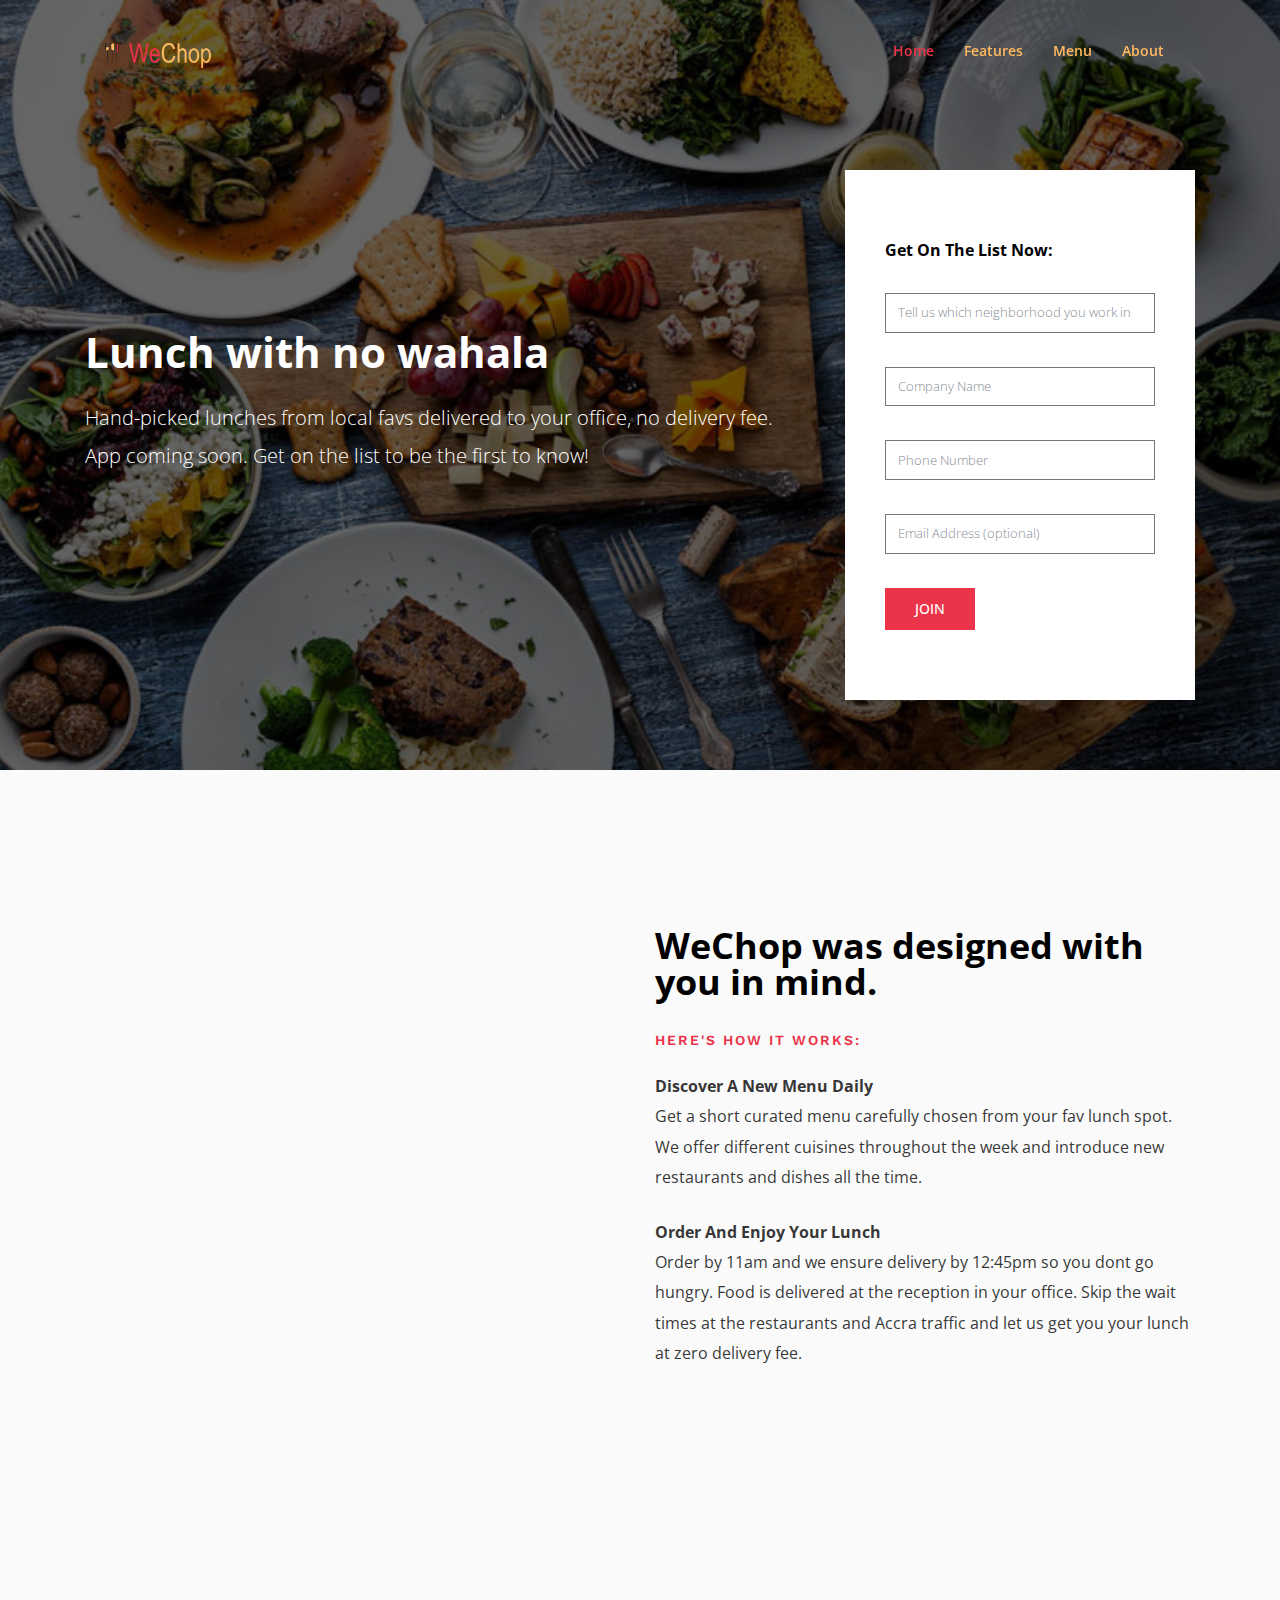
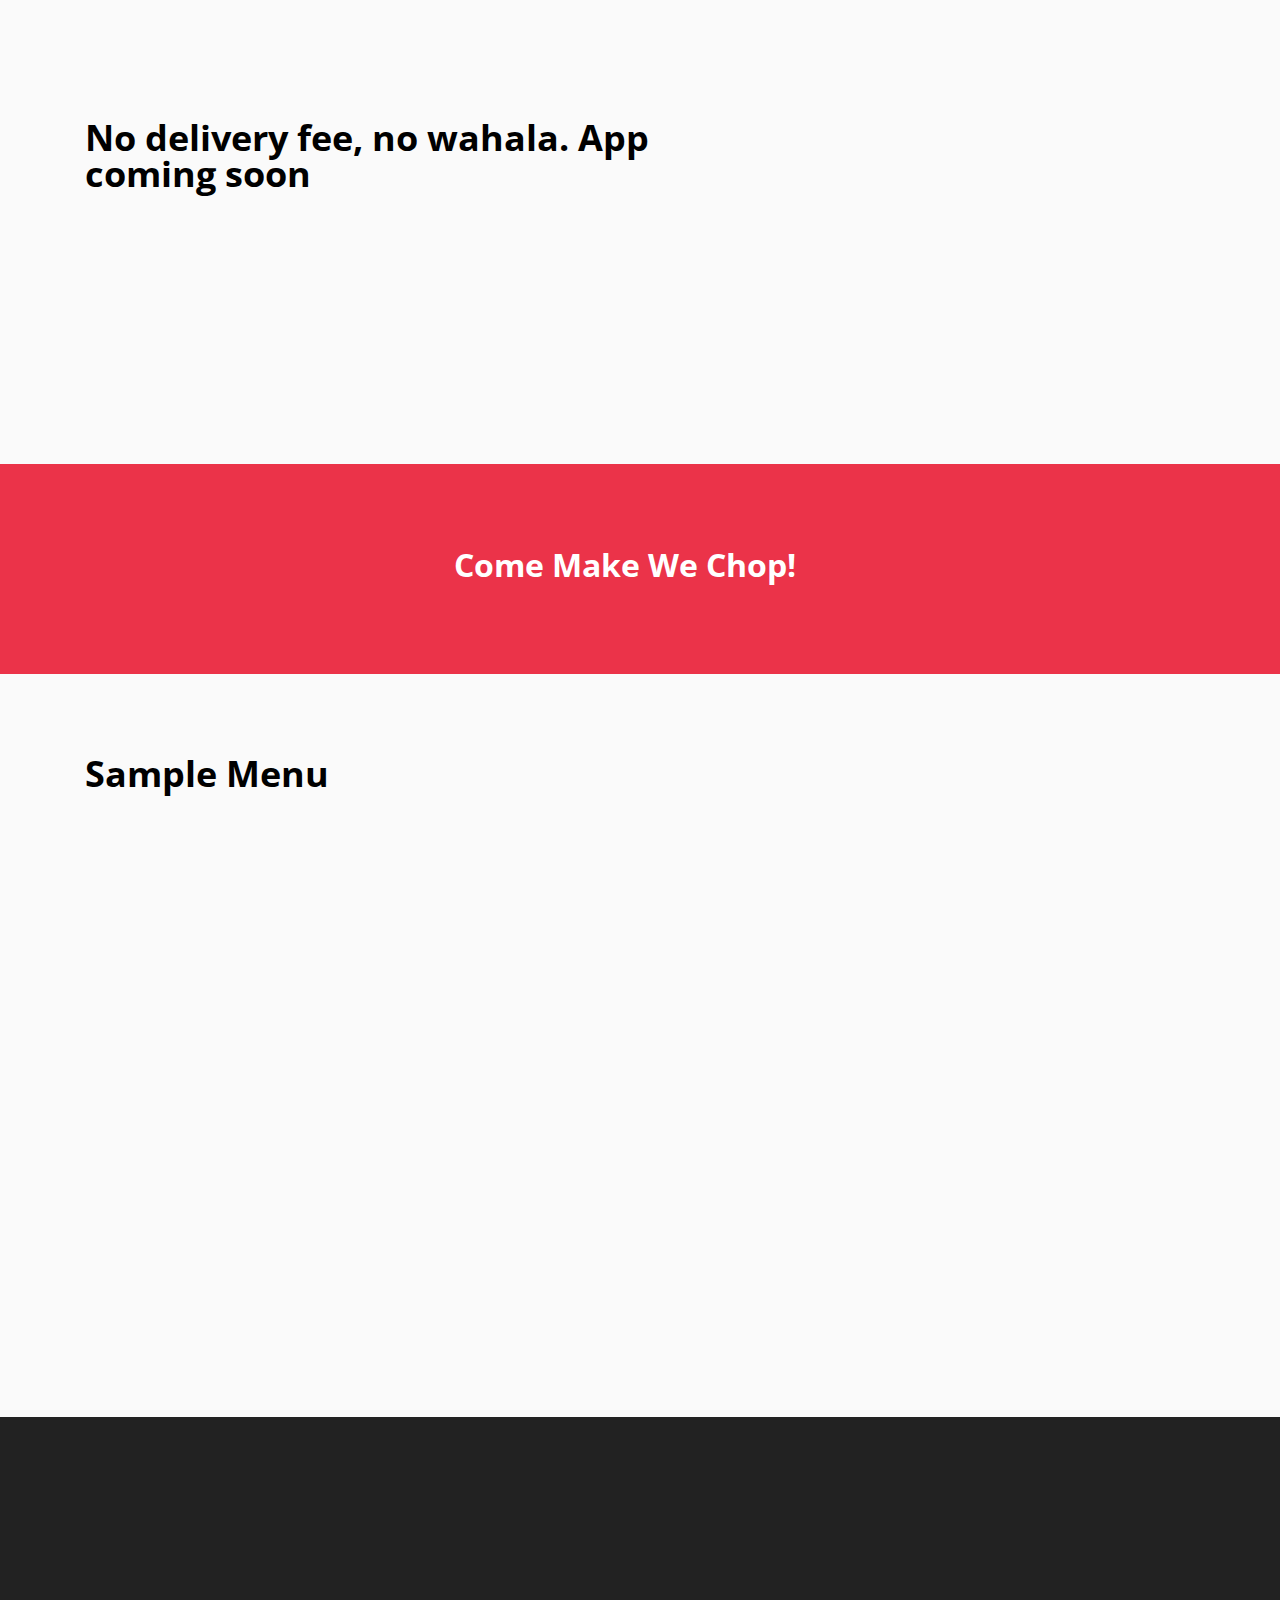
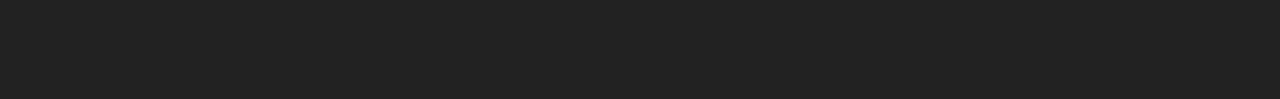
<file: index.html>
<!DOCTYPE html>
<html lang="en">

<head>
    <meta charset="UTF-8">
    <meta name="description" content="">
    <meta http-equiv="X-UA-Compatible" content="IE=edge">
    <meta name="viewport" content="width=device-width, initial-scale=1, shrink-to-fit=no">
   

    <!-- Title -->
    <title>WeChop</title>

    <!-- Favicon -->
    <link rel="icon" href="img/core-img/favicon.ico">

    <!-- Core Stylesheet -->
    <link href="style.css" rel="stylesheet">

    <!-- Responsive CSS -->
    <link href="css/responsive/responsive.css" rel="stylesheet">

</head>

<body>

    <!-- ***** Header Area Start ***** -->
    <header class="header_area" id="header">
        <div class="container h-100">
            <div class="row h-100">
                <div class="col-12 h-100">
                    <nav class="h-100 navbar navbar-expand-lg align-items-center">
                        <a class="navbar-brand" href="index.html"><img src="img/logo.png"></a>
                        <button class="navbar-toggler" type="button" data-toggle="collapse" data-target="#caviarNav" aria-controls="caviarNav" aria-expanded="false" aria-label="Toggle navigation"><span class="fa fa-bars"></span></button>
                        <div class="collapse navbar-collapse" id="caviarNav">
                            <ul class="navbar-nav ml-auto" id="caviarMenu">
                                <li class="nav-item active">
                                    <a class="nav-link" href="#home">Home <span class="sr-only">(current)</span></a>
                                </li>
                                <li class="nav-item">
                                    <a class="nav-link" href="#about">Features</a>
                                </li>
                                <li class="nav-item">
                                    <a class="nav-link" href="#menu">Menu</a>
                                </li>
                                <li class="nav-item">
                                    <a class="nav-link" href="#contact">About</a>
                                </li>
                            </ul>
                        </div>
                    </nav>
                </div>
            </div>
        </div>
    </header>
    <!-- ***** Header Area End ***** -->

    <!-- ****** Welcome Area Start ****** -->
    <section class="caviar-hero-area" id="home">
       
      
            <div class="single-hero-slides bg-img" style="background-image: url(img/bg-img/bg1.jpg); padding-top: 100px;" >
                <div class="container h-100">
                    <div class="row h-100 align-items-center">
                        <div class="col-md-8 reservation-left">
                            <div class="hero-content">
                                <h2>Lunch with no wahala </h2>
                                <p style="font-size: 20px; font-weight: 300;">Hand-picked lunches from local favs delivered to your office, no delivery fee. </br> App coming soon. Get on the list to be the first to know!</p>
                                <!-- <a href="#" class="btn caviar-btn"><span></span> Reservation</a> -->
                            </div>
                            
                        </div>

                        <div class="col-md-4 reservation-right">


                            
                            <form class="form-wrap" action="#">

                                <h6>Get On The List Now:</h6><br>

                                <!-- <select id="neighborhood_id" name="neighborhood_id" class="form-control">
                                    <option value="-2">Tell us which neighborhood you work in</option>
                                    <option value="-1">Other</option>
                                    <option value="1">West Ridge</option>
                                    <option value="2">Ministries</option>
                                    <option value="3">Airport City</option>
                                    <option value="4">Ridge</option>
                                    <option value="5">Osu</option>
                                    <option value="6">Airport</option>
                                    <option value="7">North Ridge</option>
                                    <option value="8">East legon</option>
                                    <option value="9">Labone</option>               
                                    <option value="10">Dzorwulu</option>
                                    <option value="11">Circle</option>
                                </select><br> -->

                                <input type="text" class="form-control" name="neighborhood" placeholder="Tell us which neighborhood you work in" onfocus="this.placeholder = ''" onblur="this.placeholder = 'Tell us which neighborhood you work in'" required><br> 

                                <input type="text" class="form-control" name="name" placeholder="Company Name" onfocus="this.placeholder = ''" onblur="this.placeholder = 'Company Name'" required><br>
                                
                                <input type="text" class="form-control" name="phone" placeholder="Phone Number" onfocus=                                   "this.placeholder = ''" onblur="this.placeholder = 'Phone Number'" required><br>                                 
                                <input type="email" class="form-control" name="email" placeholder="Email Address (optional)" onfocus="this.placeholder = ''" onblur="this.placeholder = 'Email Address (optional)'"><br>  
                                

                                <button class="primary-btn text-uppercase mt-20">JOIN</button>
                            </form>
                        </div>
                        </div>
                    </div>
                </div>
                
            </div>
            
        </div>
    </section>

    <!-- ****** Welcome Area End ****** -->

    <br><br>    

    <!-- <section> -->
    <!-- <div class="container">
        <div class="row">
            <div class="col-md-3"></div>
            <div class="col-md-6">
                <h2 class="text-center">Why Us</h2><br>
                <div class="video-container">
                    <iframe width="260" height="100" src="https://www.youtube.com/embed/l1_2zSCkVTs" frameborder="0" allow="autoplay; encrypted-media"  allowfullscreen></iframe>
                </div>
            </div>
            <div class="col-md-3"></div>
        </div>
    </div>

    <br> -->
    <!-- </section> -->

    <section class="caviar-about-us-area section-padding-100" id="about">
        <div class="container">
            <!-- About Us Single Area -->
            <div class="row align-items-center">

                <div class="col-12 col-md-6">
                    <div class="about-us-thumbnail wow fadeInUp" data-wow-delay="0.5s">
                         <div class="video-container">
                            <iframe width="260" height="100" src="https://www.youtube.com/embed/l1_2zSCkVTs" frameborder="0" allow="autoplay; encrypted-media"  allowfullscreen></iframe>
                        </div>
                    </div>
                </div>
                
                <div class="col-12 col-md-6 col-lg-6 ml-md-auto">
                    <div class="section-heading">
                        <h2>WeChop was designed with you in mind.</h2>
                    </div>
                    <div class="about-us-content">
                        <span>Here's how it works:</span>
                        <p><strong>Discover A New Menu Daily</strong><br> Get a short curated menu carefully chosen from your fav lunch spot. We offer different cuisines throughout the week and introduce new restaurants and dishes all the time.
                        </p><br>
                        <p><strong>Order And Enjoy Your Lunch</strong><br>  Order by 11am and we ensure delivery by 12:45pm so you dont go hungry. Food is delivered at the reception in your office. Skip the wait times at the restaurants and Accra traffic and let us get you your lunch at zero delivery fee.

                        </p>
                    </div>
                </div>

              
                
            </div>
           
        </div>
    </section>

    <!-- ****** About Us Area Start ****** -->
    <section class="caviar-about-us-area section-padding-100" id="about">
        <div class="container">
            <!-- About Us Single Area -->
            <div class="row align-items-center">
                
                <div class="col-12 col-md-7 col-lg-7 ml-md-auto">
                    <div class="section-heading">
                        <h2>No delivery fee, no wahala. App coming soon </h2>
                    </div>
                </div>

                <div class="col-12 col-md-5">
                    <div class="about-us-thumbnail wow fadeInUp" data-wow-delay="0.5s">
                        <img src="img/bg-img/mobileApp.png" alt="">
                    </div>
                </div>
                
            </div>
           
        </div>
    </section>
    <!-- ****** About Us Area End ****** -->

            <div class="cta-1">
                <div class="container">
                    <div class="row caviar-chop-area">
                        <div class="col-md-12">
                            <h2 style="color:#fff;">Come Make We Chop!</h2>
                            <h2 style="color:#fff;"></h2>
                        </div>
                    </div>
                </div>
          </div><br><br><br>

    <!-- ****** Dish Menu Area Start ****** -->
    <section class="caviar-dish-menu" id="menu">
        <div class="container">
            <div class="row">
                <div class="col-12 menu-heading">
                    <div class="section-heading text-center">
                        <h2>Sample Menu</h2>
                    </div>
                </div>
            </div>
            <div class="row">
                <div class="col-12 col-sm-6 col-md-4">
                    <div class="caviar-single-dish wow fadeInUp" data-wow-delay="0.5s">
                        <img src="img/menu-img/sample1.png" alt="">
                        <div class="dish-info">
                            <h6 class="dish-name">Lorem Ipsum Dolor Sit Amet</h6>
                            <p class="dish-price">45</p>
                        </div>
                    </div>
                </div>
                <div class="col-12 col-sm-6 col-md-4">
                    <div class="caviar-single-dish wow fadeInUp" data-wow-delay="1s">
                        <img src="img/menu-img/sample2.png" alt="">
                        <div class="dish-info">
                            <h6 class="dish-name">Lorem Ipsum</h6>
                            <p class="dish-price">$45</p>
                        </div>
                    </div>
                </div>
                <div class="col-12 col-sm-6 col-md-4">
                    <div class="caviar-single-dish wow fadeInUp" data-wow-delay="1.5s">
                        <img src="img/menu-img/sample3.png" alt="">
                        <div class="dish-info">
                            <h6 class="dish-name">Lorem Ipsum Dolor Sit Amet</h6>
                            <p class="dish-price">$45</p>
                        </div>
                    </div>
                </div>
            </div>
        </div>
    </section>
    <!-- ****** Dish Menu Area End ****** --> 


            <footer class="footer section-padding" id="about">
                <div class="container">
                  <div class="row">
                    <div style="visibility: visible; animation-name: zoomIn;" class="col-sm-12 text-center wow zoomIn">
                      <h3> We Can Be Reached At:<h3>
                        <h4>info@wechopgh.com |  +233 54 779 7803</h4>
                      <h5>Follow us on:</h5>
                      <div class="footer_social">
                        <ul>
                          <li><a class="f_facebook" href="https://www.facebook.com/wechopgh/"><i class="fa fa-facebook-f"></i></a></li>
                          <li><a class="f_linkedin" href="https://www.instagram.com/wechopgh/"><i class="fa fa-instagram"></i></a></li>
                          <li><a class="f_twitter" href="https://twitter.com/WeChopGh"><i class="fa fa-twitter"></i></a></li>
                        </ul>
                      </div>
                    </div>
                    <!--- END COL -->
                  </div>
                  <!--- END ROW -->
                </div>
                <!--- END CONTAINER -->
            </footer>


    <!-- Jquery-2.2.4 js -->
    <script src="js/jquery/jquery-2.2.4.min.js"></script>
    <!-- Popper js -->
    <script src="js/bootstrap/popper.min.js"></script>
    <!-- Bootstrap-4 js -->
    <script src="js/bootstrap/bootstrap.min.js"></script>
    <!-- All Plugins js -->
    <script src="js/others/plugins.js"></script>
    <!-- Active JS -->
    <script src="js/active.js"></script>
</body>
</html>
</file>
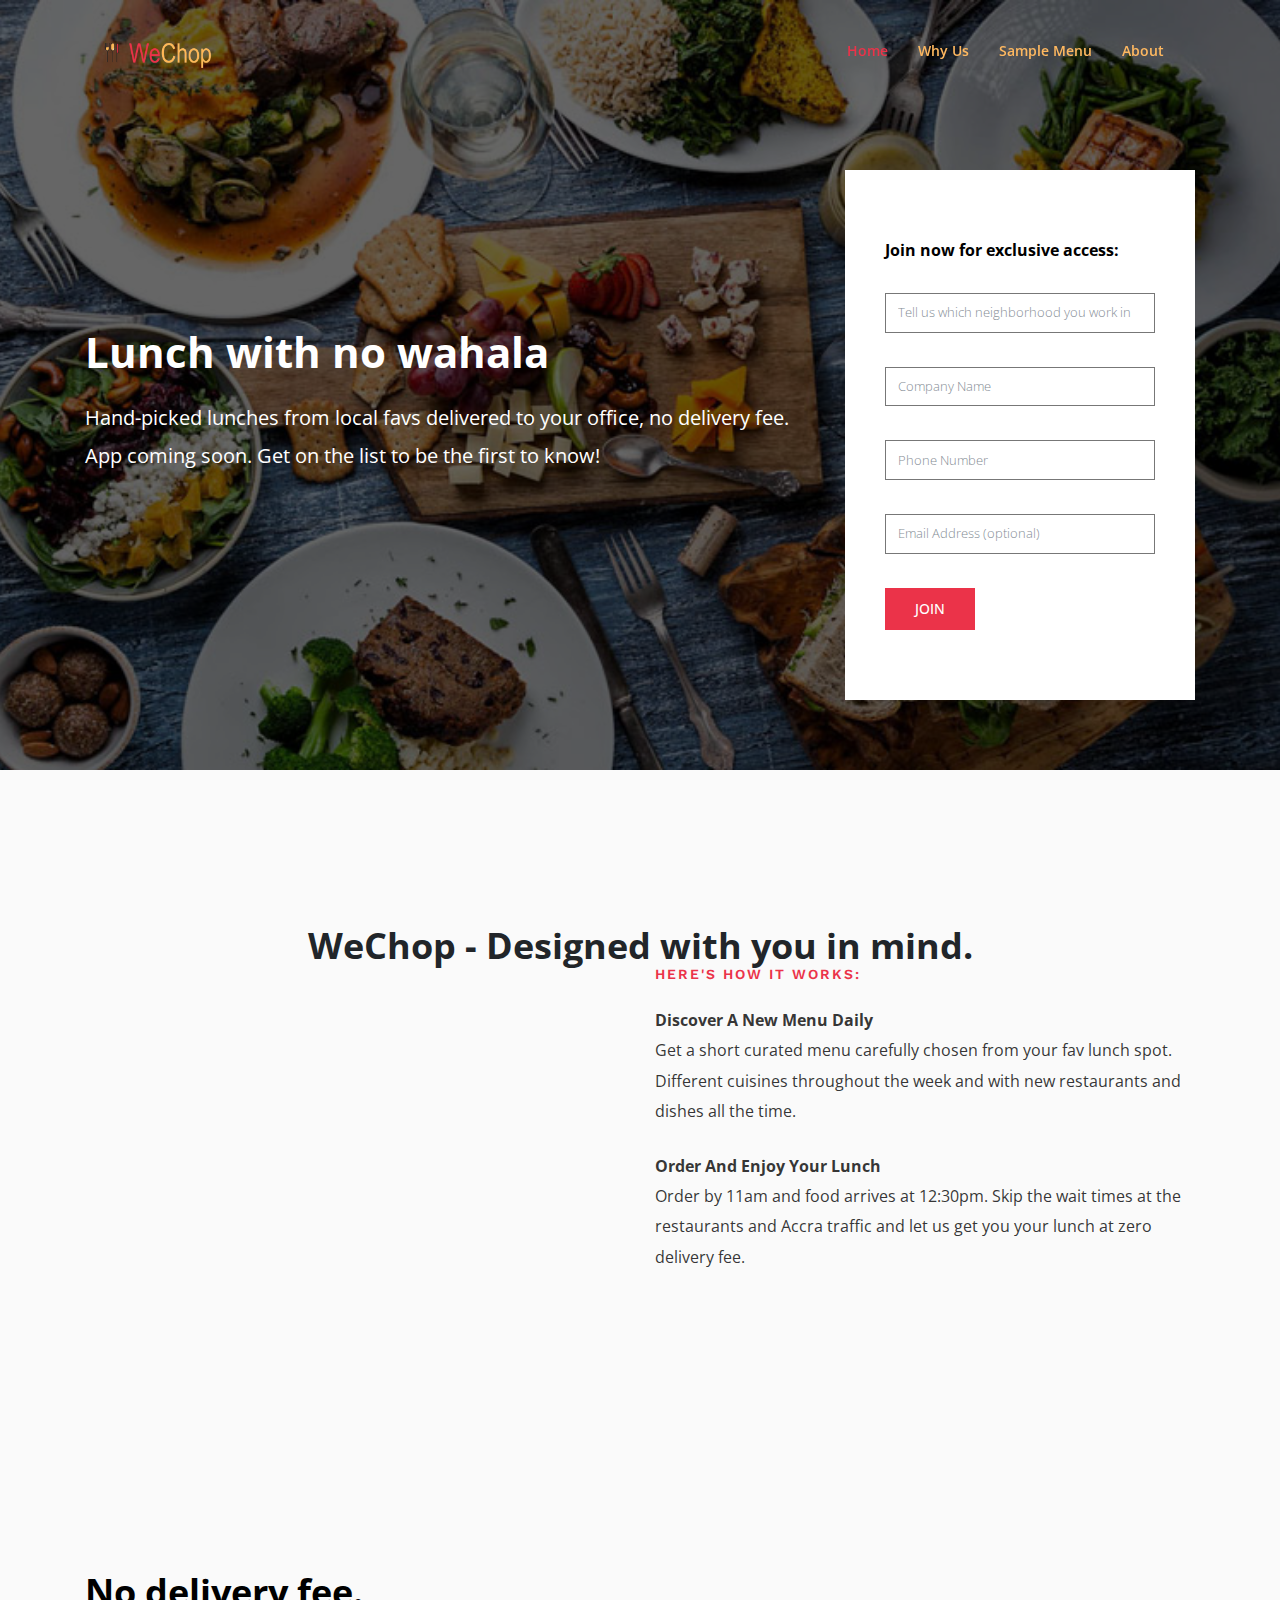
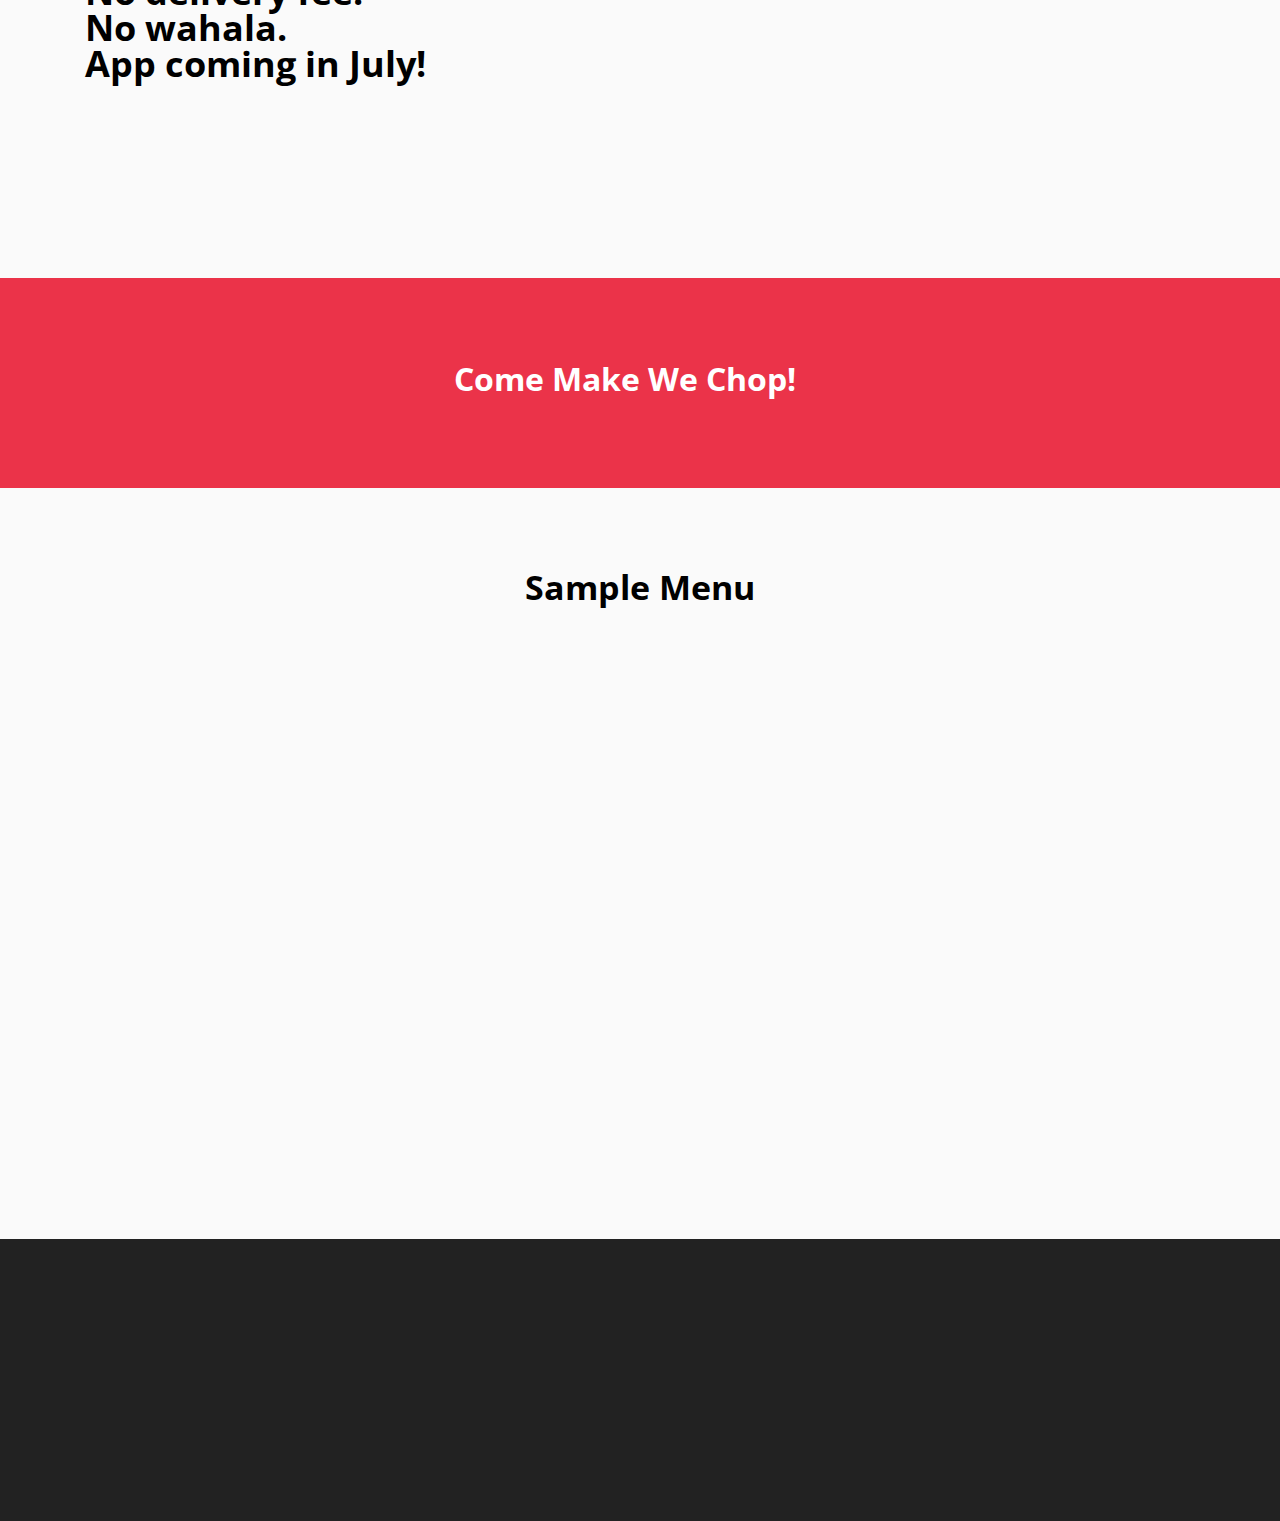
<file: index_complete.html>
<!DOCTYPE html>
<html lang="en">

<head>
    <meta charset="UTF-8">
    <meta name="description" content="Lunch delivery with no extra fee">
    <meta name="keywords" content="food, free delivery, food delivery, lunch, meal, restuarant, delivery">
    <meta name="author" content="WeChop">
    <meta http-equiv="X-UA-Compatible" content="IE=edge">
    <meta name="viewport" content="width=device-width, initial-scale=1, shrink-to-fit=no">
   

    <!-- Title -->
    <title>WeChop - Lunch with no wahala</title>
    <link rel="shortcut icon" type="image/x-icon" href="img/favicon.ico"/>

    <!-- Core Stylesheet -->
    <link href="style.css" rel="stylesheet">

    <!-- Responsive CSS -->
    <link href="css/responsive/responsive.css" rel="stylesheet">

    <!-- Global site tag (gtag.js) - Google Analytics -->
    <script async src="https://www.google-analytics.com/analytics.js"></script>
    <script async src="https://www.googletagmanager.com/gtag/js?id=UA-97461352-2"></script>
    <script>
      window.dataLayer = window.dataLayer || [];
      function gtag(){dataLayer.push(arguments);}
      gtag('js', new Date());

      gtag('config', 'UA-97461352-2');

    </script>

</head>

<body>

    <!-- ***** Header Area Start ***** -->
    <header class="header_area" id="header">
        <div class="container h-100">
            <div class="row h-100">
                <div class="col-12 h-100">
                    <nav class="h-100 navbar navbar-expand-lg align-items-center">
                        <a class="navbar-brand" href="index.html"><img src="img/logo.png"></a>
                        <button class="navbar-toggler" type="button" data-toggle="collapse" data-target="#caviarNav" aria-controls="caviarNav" aria-expanded="false" aria-label="Toggle navigation"><span class="fa fa-bars"></span></button>
                        <div class="collapse navbar-collapse" id="caviarNav">
                            <ul class="navbar-nav ml-auto" id="caviarMenu">
                                <li class="nav-item active">
                                    <a class="nav-link" href="#home">Home <span class="sr-only">(current)</span></a>
                                </li>
                                <li class="nav-item">
                                    <a class="nav-link" href="#about">Why Us</a>
                                </li>
                                <li class="nav-item">
                                    <a class="nav-link" href="#menu">Sample Menu</a>
                                </li>
                                <li class="nav-item">
                                    <a class="nav-link" href="#contact">About</a>
                                </li>
                            </ul>
                        </div>
                    </nav>
                </div>
            </div>
        </div>
    </header>
    <!-- ***** Header Area End ***** -->

    <!-- ****** Welcome Area Start ****** -->
    <section class="caviar-hero-area" id="home">
       
      
            <div class="single-hero-slides bg-img" style="background-image: url(img/bg-img/bg1.jpg); padding-top: 100px;" >
                <div class="container h-100">
                    <div class="row h-100 align-items-center">
                        <div class="col-md-8 reservation-left">
                            <div class="hero-content">
                                <h2>Lunch with no wahala </h2>
                                <p style="font-size: 20px; font-weight: 400;">Hand-picked lunches from local favs delivered to your office, no delivery fee. </br> App coming soon. Get on the list to be the first to know!</p>
                                <!-- <a href="#" class="btn caviar-btn"><span></span> Reservation</a> -->
                            </div>
                            
                        </div>

                        <div class="col-md-4 reservation-right">


                            
                            <form action="" method="post" role="form" class="form-wrap" id="contactForm">

                                <h6>Join now for exclusive access:</h6><br>

                                <div class="alert_error none" role="alert" id="alert">
                                    <span class="none" id="wc-form-empty">
                                      Please enter the missing information
                                    </span>   
                                    <span class="none" id="wc-phone-number">
                                      Please enter a valid phone number
                                    </span> 
                                    <span class="none" id="wc-phone-number-taken">
                                      Your number is already on our list
                                    </span>                        
                                    <span class="none" id="wc-joined"> 
                                      Thank you! You're on our list. Share the lunch awesomeness with your friends :)            
                                    </span>
                                </div> 

                                <input type="text" class="form-control" id="neighborhood" name="neighborhood" placeholder="Tell us which neighborhood you work in" onfocus="this.placeholder = ''" onblur="this.placeholder = 'Tell us which neighborhood you work in'" required><br> 

                                <input type="text" class="form-control" id="company" name="company" placeholder="Company Name" onfocus="this.placeholder = ''" onblur="this.placeholder = 'Company Name'" required><br>
                                
                                <input type="text" class="form-control" id="phone" name="phone" placeholder="Phone Number" onfocus=                                   "this.placeholder = ''" onblur="this.placeholder = 'Phone Number'" required><br>                                 
                                <input type="email" class="form-control" name="email" placeholder="Email Address (optional)" onfocus="this.placeholder = ''" onblur="this.placeholder = 'Email Address (optional)'"><br>  
                                

                                <button class="primary-btn text-uppercase mt-20" id="contact_submit" type="submit">JOIN</button>
                            </form>
                        </div>
                        </div>
                    </div>
                </div>
                
            </div>
            
        </div>
    </section>

    <!-- ****** Welcome Area End ****** -->

    <br><br>    

    <!-- <section> -->
    <!-- <div class="container">
        <div class="row">
            <div class="col-md-3"></div>
            <div class="col-md-6">
                <h2 class="text-center">Why Us</h2><br>
                <div class="video-container">
                    <iframe width="260" height="100" src="https://www.youtube.com/embed/l1_2zSCkVTs" frameborder="0" allow="autoplay; encrypted-media"  allowfullscreen></iframe>
                </div>
            </div>
            <div class="col-md-3"></div>
        </div>
    </div>

    <br> -->
    <!-- </section> -->

    <section class="caviar-about-us-area section-padding-100" id="about">
        <div class="container">
            <!-- About Us Single Area -->
            <div class="section-heading-features">
                        <h1>WeChop - Designed with you in mind.</h1>
                    </div>
            <div class="row">
                
                <div class="col-12 col-md-6">
                    <div class="about-us-thumbnail wow fadeInUp" data-wow-delay="0.5s">
                         <div class="video-container">
                            <!-- <iframe width="260" height="100" src="https://www.youtube.com/embed/l1_2zSCkVTs" frameborder="0" allow="autoplay; encrypted-media"  allowfullscreen></iframe> -->
                            <iframe frameborder="0" width="560" height="315" src="https://biteable.com/watch/embed/app-promo-generic-order-time-1918649" allowfullscreen="true"></iframe>
                        </div>
                    </div>
                </div>
                
                <div class="col-12 col-md-6 col-lg-6 ml-md-auto">
                    <!-- <div class="section-heading">
                        <h2>WeChop - Designed with you in mind.</h2>
                    </div> -->
                    <div class="about-us-content">
                        <span>Here's how it works:</span>
                        <p><strong>Discover A New Menu Daily</strong><br> Get a short curated menu carefully chosen from your fav lunch spot. Different cuisines throughout the week and with new restaurants and dishes all the time.
                        </p><br>
                        <p><strong>Order And Enjoy Your Lunch</strong><br>  Order by 11am and food arrives at 12:30pm. Skip the wait times at the restaurants and Accra traffic and let us get you your lunch at zero delivery fee.
                        </p>
                    </div>
                </div>               
            </div>           
        </div>
    </section>

    <!-- ****** About Us Area Start ****** -->
    <section class="caviar-about-us-area section-padding-25-100" id="about">
        <div class="container">
            <!-- About Us Single Area -->
            <div class="row align-items-center">
                
                <div class="col-12 col-md-6 col-lg-6 ml-md-auto">
                    <div class="section-heading">
                        <h2>No delivery fee. <br>No wahala. <br>App coming in July! </h2>
                    </div>
                </div>

                <div class="col-12 col-md-6">
                    <div class="about-us-thumbnail wow fadeInUp" data-wow-delay="0.3s">
                        <img src="img/bg-img/mobileApp.png" alt="">
                    </div>
                </div>
                
            </div>
           
        </div>
    </section>
    <!-- ****** About Us Area End ****** -->

            <div class="cta-1">
                <div class="container">
                    <div class="row caviar-chop-area">
                        <div class="col-md-12">
                            <h2 style="color:#fff;">Come Make We Chop!</h2>
                            <h2 style="color:#fff;"></h2>
                        </div>
                    </div>
                </div>
          </div><br><br><br>

    <!-- ****** Dish Menu Area Start ****** -->
    <section class="caviar-dish-menu" id="menu">
        <div class="container">
            <div class="row">
                <div class="col-12 menu-heading">
                    <div class="section-heading-sample text-center">
                        <h2>Sample Menu</h2>
                    </div>
                </div>
            </div>
            <div class="row">
                <div class="col-12 col-sm-6 col-md-4">
                    <div class="caviar-single-dish wow fadeInUp" data-wow-delay="0.1s">
                        <img src="img/menu-img/sample1.png" alt="Chicken tikka">
                        <div class="dish-info">
                            <h6 class="dish-name">Chicken Tikka &nbsp; - Royal Mumbai</h6>
                            <p class="dish-price">₵35</p>
                        </div>
                    </div>
                </div>
                <div class="col-12 col-sm-6 col-md-4">
                    <div class="caviar-single-dish wow fadeInUp" data-wow-delay="0.1s">
                        <img src="img/menu-img/sample2.png" alt="">
                        <div class="dish-info">
                            <h6 class="dish-name">The Blue Moo &nbsp; - CJ's subs</h6>
                            <p class="dish-price">₵28</p>
                        </div>
                    </div>
                </div>
                <div class="col-12 col-sm-6 col-md-4">
                    <div class="caviar-single-dish wow fadeInUp" data-wow-delay="0.1s">
                        <img src="img/menu-img/sample3.png" alt="">
                        <div class="dish-info">
                            <h6 class="dish-name">Grilled chicken &nbsp; - Lunch today</h6>
                            <p class="dish-price">₵20</p>
                        </div>
                    </div>
                </div>
            </div>
        </div>
    </section>
    <!-- ****** Dish Menu Area End ****** --> 


            <footer class="footer section-padding" id="about">
                <div class="container">
                  <div class="row">
                    <div style="visibility: visible; animation-name: zoomIn;" class="col-sm-12 text-center wow zoomIn">
                      <h3> We Can Be Reached At:<h3>
                        <h4>info@wechopgh.com |  +233 54 779 7803</h4>
                      <h5>Follow us on:</h5>
                      <div class="footer_social">
                        <ul>
                          <li><a class="f_facebook" href="https://www.facebook.com/wechopgh/"><i class="fa fa-facebook-f"></i></a></li>
                          <li><a class="f_linkedin" href="https://www.instagram.com/wechopgh/"><i class="fa fa-instagram"></i></a></li>
                          <li><a class="f_twitter" href="https://twitter.com/wechopgh"><i class="fa fa-twitter"></i></a></li>
                          <li><a class="f_linkedin" href="https://linkedin.com/company/wechop"><i class="fa fa-linkedin"></i></a></li>
                        </ul>
                      </div>
                    </div>
                    <!--- END COL -->
                  </div>
                  <!--- END ROW -->
                </div>
                <!--- END CONTAINER -->
            </footer>


    <!-- Jquery-2.2.4 js -->
    <script src="js/jquery/jquery-2.2.4.min.js"></script>
    <!-- Popper js -->
    <script src="js/bootstrap/popper.min.js"></script>
    <!-- Bootstrap-4 js -->
    <script src="js/bootstrap/bootstrap.min.js"></script>
    <!-- All Plugins js -->
    <script src="js/others/plugins.js"></script>
    <!-- Active JS -->
    <script src="js/active.js"></script>

    <script>
        //populate the neighborhood dropdown
    $(function() {
        // $('#wc-goto-your-info').attr('disabled', 'disabled');
        $("#alert").hide();
        $("#alert").children("span").hide();
    })

    //submit user info
    $("#contact_submit").click(function(event) {
        // ga('send', 'event', 'YourInfo', 'Continue', 'Registration Campaign');
        event.preventDefault();

        //ensure error message is hidden
        $("#alert").hide();
        var is_form_empty = false;
        
        if ($("#neighborhood").val() === "") {
          is_form_empty = true;
          
          $("#alert").show();
          $("#wc-form-empty").show();
          $("#wc-phone-number").hide();
          
          document.getElementById('neighborhood').style.borderColor = "red";
        }

        if($("#company").val() === "") {
          is_form_empty = true;
          
          $("#alert").show();
          $("#wc-form-empty").show();
          $("#wc-phone-number").hide();
          
          document.getElementById('company').style.borderColor = "red";
        }

        if($("#phone").val() === "") {
          is_form_empty = true;

          $("#alert").show();
          $("#wc-form-empty").show();
          $("#wc-phone-number").hide();
          
          document.getElementById('phone').style.borderColor = "red";
        }
        
        if (is_form_empty) {
            return;
        }

        //vaidlate phone number
        var phonenum = $("#phone").val();
        if (!looksLikeACellNumber(phonenum)) {
            $("#alert").show();
            $("#wc-form-empty").hide();
            $("#wc-phone-number").show();
            return;
        }

        $.ajax({
            type: 'POST',
            url:'http://api.gamma.wechop.biz/customer/launch-watch',
            crossDomain: true,
            data: $("#contactForm").serialize(),
            ContentType: "application/json",
            success: function(data, textStatus, request) {
                  // ga('send', 'event', 'Form', 'Submitted', 'Lead generation');
                  gtag('event','Submitted',{
                    'event_category': 'Form',
                    'event_label': 'Lead generation new',
                    'value': '1'
                  });

                  $("#alert").show();
                  $("#wc-form-empty").hide();
                  $("#wc-phone-number").hide();
                  $("#wc-phone-number-taken").hide();
                  $("#wc-joined").show();

                  formDefault(); 
                                 
            },
            error: function (request, textStatus, errorThrown) {
                $("#alert").show();
                if (request.status === 400)
                {
                    gtag('event','Submitted',{
                      'event_category': 'Form',
                      'event_label': 'Lead generation phone error',
                      'value': '0'
                    });
                    $("#wc-form-empty").hide();
                    $("#wc-phone-number-taken").hide();
                    $("#wc-joined").hide();
                    $("#wc-phone-number").show();

                    formDefault();  
                    
                }
                else if (request.status === 409) {
                    gtag('event','Submitted',{
                      'event_category': 'Form',
                      'event_label': 'Lead generation duplicate phone',
                      'value': '0'
                    });
                    $("#wc-form-empty").hide();
                    $("#wc-phone-number").hide();
                    $("#wc-phone-number-taken").show();

                    formDefault();
                }
            }
        });
    });

    function looksLikeACellNumber(number) {
      //remove + from the number
      number = number.replace('+', '');
          
      //remove spaces from the phone number
      number = number.replace(/\s/g, '');

      //check if they are all digits
      var re = /^[0-9()-]+$/;
      return re.test(number);
    }

    function formDefault(){
      document.getElementById('phone').style.borderColor = "#b2b2b2";
      document.getElementById('neighborhood').style.borderColor = "#b2b2b2";
      document.getElementById('company').style.borderColor = "#b2b2b2";

      $("#contactForm")[0].reset(); 
    }

  </script>
</body>
</html>
</file>
<file: css/responsive/responsive.css>
@media (min-width: 992px) and (max-width: 1199px) {
    .single-hero-slides {
        height: 650px
    }
    .hero-content h2 {
        font-size: 42px
    }
    .caviar-single-dish {
        padding: 25px 25px 15px
    }
    .caviar-single-dish:after {
        width: calc(100% - 55px)
    }
    .testimonials-content {
        padding: 50px
    }
    .section-heading {
        margin-bottom: 40px
    }
    .reservation-form,
    .contact-form {
        width: 400px;
        margin-right: 30px;
        padding-left: 15px
    }
    .reservation-form textarea.form-control,
    .contact-form textarea.form-control {
        height: 90px
    }
    .caviar-footer-area .navbar-brand {
        margin-bottom: 20px
    }
    .dish-description {
        margin: 0 50px
    }
}
@media (min-width: 768px) and (max-width: 991px) {
    .navbar-toggler {
        border: 2px solid #fff;
        color: #fff;
        margin: 26px 0
    }
    .sticky .navbar-toggler {
        margin: 11px 0
    }
    #caviarNav {
        padding: 30px;
        background-color: rgba(0, 0, 0, 0.95);
        box-shadow: 1px 9px 10px rgba(255, 255, 255, 0.15);
        border-radius: 0 0 3px 3px
    }
    .single-hero-slides {
        height: 600px
    }
    .hero-content h2 {
        font-size: 42px
    }
    .single-hero-slides:after {
        width: 50%
    }
    .hero-slides-nav {
        width: 300px;
        height: 170px
    }
    .caviar-hero-area .owl-next {
        bottom: 148px;
        right: 278px
    }
    .section-heading {
        margin-bottom: 30px
    }
    .about-us-second-part:after {
        top: 145px;
        font-size: 100px
    }
    .about-us-second-part:before {
        left: 50px
    }
    .caviar-single-dish {
        padding: 15px
    }
    .caviar-single-dish:after {
        width: calc(100% - 45px)
    }
    .dish-info .dish-name {
        font-size: 14px
    }
    .caviar-dish-menu:before {
        font-size: 100px;
        right: -20%;
        top: 30%
    }
    .testimonials-content {
        padding: 30px
    }
    .reservation-form,
    .contact-form {
        width: 300px;
        margin-right: 30px;
        padding: 50px 0
    }
    .breadcumb-area:before,
    .reservation-side-thumb,
    .reservation-form-area,
    .contact-form-area {
        width: 50%
    }
    .caviar-about-us-area {
        padding: 100px 0
    }
    .caviar-testimonials-area,
    .caviar-dish-menu,
    .caviar-awards-area {
        padding-bottom: 100px
    }
    .dish-description {
        margin: 0 30px
    }
    .dish-description h3 {
        font-size: 20px;
        margin-bottom: 10px
    }
    .caviar-map-area {
        width: 50%
    }
}
@media (min-width: 320px) and (max-width: 767px) {
    .navbar-toggler {
        border: 2px solid #fff;
        color: #000;
        margin: 26px 0
    }
    .sticky .navbar-toggler {
        margin: 11px 0
    }
    #caviarNav {
        padding: 15px;
        background-color: rgba(0, 0, 0, 0.95);
        box-shadow: 1px 9px 10px rgba(255, 255, 255, 0.15);
        border-radius: 0 0 3px 3px
    }
    .single-hero-slides {
        height: 600px
    }
    .hero-content h2 {
        font-size: 36px
    }
    .single-hero-slides:after {
        width: 100%
    }
    .hero-slides-nav {
        width: 200px;
        height: 100px
    }
    .caviar-hero-area .owl-next {
        bottom: 78px;
        right: 178px
    }
    .welcome-social-info {
        right: 15px
    }
    .hero-content p {
        margin-bottom: 30px
    }
    .caviar-about-us-area {
        padding: 70px 0
    }
    .caviar-testimonials-area,
    .caviar-dish-menu,
    .caviar-awards-area {
        padding-bottom: 100px
    }
    .about-us-thumbnail {
        margin: 30px 0
    }
    .about-us-second-part:after {
        font-size: 60px
    }
    .about-us-second-part:before {
        top: 100px;
        left: 0
    }
    .section-heading {
        text-align: left !important
    }
    .section-heading h2 {
        font-size: 30px
    }
    .caviar-single-dish {
        padding: 20px;
        margin-bottom: 50px
    }
    .caviar-dish-menu .row .col-12:first-child .caviar-single-dish:before {
        top: -15px;
        left: -15px
    }
    .caviar-single-dish:after {
        width: calc(100% - 45px)
    }
    .caviar-awards > img {
        margin: 15px 30px
    }
    .caviar-awards-area .section-heading {
        margin-bottom: 30px
    }
    .testimonials-content {
        padding: 15px
    }
    .reservation-side-thumb,
    .reservation-form-area,
    .contact-form-area {
        width: 100%
    }
    .reservation-form,
    .contact-form {
        width: 100%;
        margin-right: 0;
        padding: 50px 15px
    }
    .caviar-dish-menu:before {
        right: -50%
    }
    .breadcumb-area:before {
        width: 70%
    }
    .portfolio-menu button {
        font-size: 12px;
        letter-spacing: 1px;
        margin: 0 5px
    }
    .food-menu-title > h2 {
        font-size: 80px;
        top: 200px
    }
    .dish-description h3 {
        font-size: 14px;
        margin-bottom: 10px
    }
    .dish-description {
        margin: 30px 0
    }
    .caviar-map-area {
        width: 100%
    }
}
@media (min-width: 576px) and (max-width: 767px) {
    .dish-description {
        margin: 0 30px
    }
    .dish-description p {
        font-size: 14px
    }
    .caviar-awards > img {
        margin: 0 7.5px
    }
}
</file>
<file: style.css>
/* Fonts */

@import url('https://fonts.googleapis.com/css?family=Open+Sans:300,400,600,700|Work+Sans:400,500,600,700');

/* Import CSS */

@import 'css/bootstrap/bootstrap.min.css';
@import 'css/others/animate.css';
@import 'css/others/magnific-popup.css';
@import 'css/others/owl.carousel.min.css';
@import 'css/others/font-awesome.min.css';
@import 'css/others/pe-icon-7-stroke.css';

/* Base CSS */

* {
    margin: 0;
    padding: 0;
}

body {
    font-family: 'Open Sans', sans-serif;
    background-color: #fafafa;
}

h2,
h3,
h4,
h5,
h6 {
    font-family: 'Open Sans', sans-serif;
    font-weight: 700;
    color: #000;
    line-height: 1.3;
}

p {
    color: rgba(0, 0, 0, 0.8);
    font-size: 16px;
    line-height: 1.9;
    font-weight: 400;
}

.section-padding-150 {
    padding-top: 150px;
    padding-bottom: 150px;
}

.section-padding-150-0 {
    padding-top: 150px;
    padding-bottom: 0;
}

.section-padding-0-150 {
    padding-top: 0;
    padding-bottom: 150px;
}

.section-padding-120-0 {
    padding-top: 120px;
    padding-bottom: 0;
}

.section-padding-0-120 {
    padding-top: 0;
    padding-bottom: 120px;
}

.section-padding-100 {
    padding-top: 100px;
    padding-bottom: 100px;
}

.section-padding-100-0 {
    padding-top: 100px;
    padding-bottom: 0;
}

.section-padding-0-100 {
    padding-top: 0;
    padding-bottom: 100px;
}

.section-padding-50-100 {
    padding-top: 50px;
    padding-bottom: 100px;
}

img {
    max-width: 100%;
    height: auto;
}

.mt-15 {
    margin-top: 15px;
}

.mt-30 {
    margin-top: 30px;
}

.mt-40 {
    margin-top: 40px;
}

.mt-50 {
    margin-top: 50px;
}

.mt-100 {
    margin-top: 100px;
}

.mt-150 {
    margin-top: 150px;
}

.mr-15 {
    margin-right: 15px;
}

.mr-30 {
    margin-right: 30px;
}

.mr-50 {
    margin-right: 50px;
}

.mr-100 {
    margin-right: 100px;
}

.mb-15 {
    margin-bottom: 15px;
}

.mb-30 {
    margin-bottom: 30px;
}

.mb-50 {
    margin-bottom: 50px;
}

.mb-100 {
    margin-bottom: 100px;
}

.ml-15 {
    margin-left: 15px;
}

.ml-30 {
    margin-left: 30px;
}

.ml-50 {
    margin-left: 50px;
}

.ml-100 {
    margin-left: 100px;
}

ul,
ol {
    margin: 0;
    padding: 0;
}

.pt-200 {
    padding-top: 200px;
}

#scrollUp {
    bottom: 30px;
    font-size: 18px;
    right: 30px;
    width: 40px;
    background-color: #eb3349;
    color: #fff;
    text-align: center;
    height: 40px;
    line-height: 44px;
    border-radius: 3px;
    font-size: 36px;
}

a,
a:hover,
a:focus,
a:active {
    text-decoration: none;
    -webkit-transition-duration: 500ms;
    transition-duration: 500ms;
    font-weight: 600;
    outline: none;
}

li {
    list-style: none;
}

.caviar-table {
    display: table;
    height: 100%;
    left: 0;
    position: relative;
    top: 0;
    width: 100%;
    z-index: 2;
}

.caviar-table-cell {
    display: table-cell;
    vertical-align: middle;
}

.about-us-thumbnail {
    /*box-shadow: 3px 5px 45px rgba(0, 0, 0, 0.15);*/
    top: 1.5em!important;
    position: relative;
    /*z-index: 1;*/
}

.about-us-thumbnail > img {
    width: 50%;
    height: 50%;
    display: block;
    margin-left: auto;
    margin-right: auto;
}

.section-heading {
    position: relative;
    z-index: 1;
    margin-bottom: 30px;
    /*align-items: center;*/
}

.section-heading h2 {
    font-size: 36px;
    font-weight: 700;
    line-height: 1;
    margin-bottom: 0;
    margin-top: 10px;
    text-align: left;
    padding-right: 0;
}

/*.section-heading-features h1 {
    font-size: 34px;
    font-weight: 700;
    line-height: 1;
    margin-bottom: 70px;
    margin-top: 10px;
    text-align: center;
}*/

.section-heading-features h1 {
    font-size: 36px;
    font-weight: 700;
    line-height: 1;
    margin-bottom: 0;
    margin-top: 10px;
    text-align: center;
    padding-right: 0;
}

.section-heading-features span {
    font-size: 14px;
    text-transform: uppercase;
    letter-spacing: 2px;
    color: #eb3349;
    font-family: 'Work Sans', sans-serif;
    font-weight: 600;
    margin-bottom: 40px;
    margin-top: 40px;
    display: block;
    text-align: center;
}

.section-heading-sample {
    position: relative;
    z-index: 1;
    margin-bottom: 30px;
    align-items: center;
}

.section-heading-sample h2 {
    font-size: 34px;
    font-weight: 700;
    line-height: 1;
    margin-bottom: 40px;
    margin-top: 10px;
}

.bg-img {
    background-position: center center;
    background-size: cover;
}

/*.bg-overlay {
    position: relative;
    z-index: 1;
}

.bg-overlay:after {
    content: '';
    position: absolute;
    width: 100%;
    height: 100%;
    top: 0;
    left: 0;
    background-color: rgba(0, 0, 0, 0.5);
    z-index: -1;
}

.bg-gray {
    background-color: #f9f9f9;
}*/

.caviar-btn {
    font-family: 'Work Sans', sans-serif;
    min-width: 180px;
    height: 54px;
    border: 1px solid #b2b2b2;
    font-weight: 500;
    background-color: #fff;
    border-radius: 0;
    padding: 0 30px;
    line-height: 52px;
    color: #000;
}

.caviar-btn:hover,
.caviar-btn:focus {
    color: #ff0000;
    font-weight: 500;
}

.caviar-btn > span {
    width: 8px;
    height: 8px;
    background-color: #ff0000;
    display: inline-block;
    border-radius: 50%;
    margin-right: 10px;
}


/* Header & Menu Area CSS */

.header_area {
    position: fixed;
    width: 100%;
    z-index: 9999;
    height: 100px;
    top: 0;
    left: 0;
    z-index: 99;
    -webkit-transition-duration: 700ms;
    transition-duration: 700ms;
}

.sticky .header_area {
    background-color: rgba(255, 255, 255);
    height: 70px;
    z-index: 9999;
}

.navbar-brand {
    color: #fff;
    font-size: 24px;
    font-weight: 700;
    margin-right: 0;
}

.navbar-brand:hover,
.navbar-brand:focus {
    color: #fff;
    font-weight: 700;
}

.navbar-expand-lg .navbar-nav .nav-link {
    padding-right: 15px;
    padding-left: 15px;
    color: #feb860;
    font-size: 14px;

}

.navbar-nav .nav-link:hover,
.navbar-nav .nav-item.active .nav-link {
    color: #eb3349;
}

.navbar-brand img {
    height: 30px;
}

.caviar-search-btn > a {
    color: #fff;
    display: inline-block;
    margin-left: 25px;
}

/*.dropdown-menu {
    border: none;
}

.dropdown-item {
    font-weight: 600;
    font-size: 14px;
}

.dropdown-item:hover {
    background-color: #ff0000;
    color: #fff;
}
*/
/* Hero Area CSS */


.video-container {
    position: relative;
    padding-bottom: 56.25%;
    padding-top: 30px; 
    height: 0; 
    overflow: hidden;
    margin-left: auto;
    margin-right: auto;
    float: none!important;
}

.video-container iframe,
.video-container object,
.video-container embed {
    position: absolute;
    top: 0;
    /*left: 9%;*/
    width: 90%;
    height: 90%;
}

.caviar-hero-area {
    width: 100%;
    position: relative;
    z-index: 1;
    background-position: center center;
    background-size: cover;
    overflow-x: hidden;
}

.single-hero-slides {
    position: relative;
    z-index: 1;
    height: 770px;
    width: 100%;
}

.single-hero-slides:after {
    position: absolute;
    width: calc(100%);
    background-color: rgba(0, 0, 0, 0.6);
    height: 100%;
    top: 0;
    left: 0;
    content: '';
    z-index: -1;
}


.hero-content h2 {
    font-size: 42px;
    color: #fff;
    margin-bottom: 20px;
}

.hero-content p {
    color: #fff;
    margin-bottom: 70px;
}

.hero-slides-nav {
    width: 375px;
    height: 210px;
    background-color: #ddd;
    position: absolute;
    bottom: 0;
    right: 0;
    z-index: 9;
}

.hero-slides-nav:after {
    position: absolute;
    width: 100%;
    background-color: rgba(0, 0, 0, 0.3);
    height: 100%;
    top: 0;
    left: 0;
    content: '';
    z-index: -1;
}

.caviar-hero-area .owl-next {
    width: 44px;
    height: 44px;
    background-color: #fff;
    position: absolute;
    bottom: 188px;
    border-radius: 50%;
    right: 353px;
    z-index: 10;
    text-align: center;
    line-height: 42px;
    font-size: 22px;
    color: rgba(51, 51, 51, 0.8);
    -webkit-transition-duration: 500ms;
    transition-duration: 500ms;
}

.caviar-hero-area .owl-next:hover {
    background-color: #ff0000;
    color: #fff;
}

.form-wrap {
    background: #fff;
    padding: 70px 40px;
}

 .form-wrap .form-control {
    border-radius: 0px;
    margin-bottom: 10px;
    border-color: #777;
    font-size: 13px;
    font-weight: 300;
    padding: 0.575rem 0.75rem;
    color: #777;
}

.form-wrap .alert_error span {
    width: 100%;
    color: #df1640;
    font-size: 13px;
}

.form-select {
    height: 40px;
    width: 100%;
}

.form-wrap .nice-select {
    border: 1px solid #eeeeee;
}

.primary-btn {
    text-transform: capitalize !important;
    -webkit-transition: all 0.3s ease 0s;
    -moz-transition: all 0.3s ease 0s;
    -o-transition: all 0.3s ease 0s;
    transition: all 0.3s ease 0s;
}


.form-wrap .primary-btn {
    background: #eb3349;
    line-height: 42px;
    padding-left: 30px;
    padding-right: 30px;
    border: none;
    color: #fff;
    display: inline-block;
    font-size: 14px;
    font-weight: 500;
    position: relative;
    text-transform: uppercase;
    -webkit-transition: all 0.3s ease 0s;
    -moz-transition: all 0.3s ease 0s;
    -o-transition: all 0.3s ease 0s;
    transition: all 0.3s ease 0s;
    cursor: pointer;
    position: relative;
}

/* About Us Area CSS */

.caviar-about-us-area {
    overflow-x: hidden;
}

.about-us-thumbnail {
    /*box-shadow: 3px 5px 45px rgba(0, 0, 0, 0.15);*/
    /*top: -0.4em!important;*/
    position: relative;
    z-index: 1;

}

.about-us-thumbnail > img {
    width: 50%;
    height: 50%;
    display: block;
    margin-left: auto;
    margin-right: auto;
}

.about-us-content span {
    font-size: 14px;
    text-transform: uppercase;
    letter-spacing: 2px;
    color: #eb3349;
    font-family: 'Work Sans', sans-serif;
    font-weight: 600;
    margin-bottom: 20px;
    display: block;
}

.about-us-content > p {
    margin-bottom: 0;
}

.about-us-second-part {
    position: relative;
    z-index: 1;
}

.about-us-second-part:after {
    content: 'About Us';
    position: absolute;
    top: 110px;
    font-size: 150px;
    left: 0;
    color: rgba(0, 0, 0, 0.05);
    font-weight: 700;
    line-height: 1;
    z-index: -1;
}

.about-us-second-part:before {
    position: absolute;
    content: "";
    top: 120px;
    left: 110px;
    background-image: url(img/core-img/about-dots.png);
    width: 100%;
    height: 78px;
    z-index: -1;
    background-repeat: no-repeat;
}

.caviar-chop-area {
    background-color: #eb3349;
    padding: 40px 0;
    width: 100%;
    text-align: center;
}

.cta-1, .cta2 {
    background-color: #eb3349;
    padding: 40px 0px;
}



/* Dish Menu Area CSS */

.caviar-dish-menu {
    padding-bottom: 200px;
    position: relative;
    z-index: 1;
    overflow-x: hidden
}


.caviar-single-dish {
    padding: 50px 50px 30px;
    position: relative;
    z-index: 1;
    -webkit-transition-duration: 500ms;
    transition-duration: 500ms;
}

.dish-info {
    display: -webkit-box;
    display: -ms-flexbox;
    display: flex;
    -webkit-box-align: center;
    -ms-flex-align: center;
    align-items: center;
    -webkit-box-pack: justify;
    -ms-flex-pack: justify;
    justify-content: space-between;
}

.dish-info .dish-name {
    -webkit-box-flex: 0;
    -ms-flex: 0 0 50%;
    flex: 0 0 50%;
    width: 50%;
    margin-bottom: 0;
    line-height: 1.7;
    -webkit-transition-duration: 500ms;
    transition-duration: 500ms;
}

.dish-price {
    width: 60px;
    height: 60px;
    background-color: #333333;
    border-radius: 50%;
    display: inline-block;
    margin-bottom: 0;
    text-align: center;
    color: #fff;
    line-height: 60px;
    font-weight: 700;
    -webkit-transition-duration: 500ms;
    transition-duration: 500ms;
}

.caviar-single-dish:hover .dish-info .dish-name {
    color: #feb860;
}

.caviar-single-dish:hover .dish-info .dish-price {
    background-color: #feb860;
}

.caviar-single-dish:after {
    position: absolute;
    width: calc(100% - 80px);
    height: 100%;
    background-color: #fff;
    content: '';
    top: 0;
    left: 0;
    z-index: -1;
    border-radius: 2px;
    box-shadow: 0 10px 15px rgba(0, 0, 0, 0.15);
}

.menu-heading {
    position: relative;
    z-index: 1;
}

.menu-heading > a {
    position: absolute;
    right: 0;
    top: 0;
    border: none;
    z-index: 9;
}



/*Footer 3.0*/
.footer {
    background-color: #222;
}

.section-padding {
    padding: 40px 0px;
}

.footer h3 {
    color: #feb860;
    font-size: 24px;
    /*padding-bottom: 30px;*/
}

.footer h4 {
    color: #fff;
    font-size: 16px;
    padding-bottom: 30px;
}
.footer h5 {
    color: #feb860;
    padding-bottom: 10px;
}

.footer_social ul li a {
    background: #2e3537 none repeat scroll 0 0;
    border: 1px solid #2e3537;
    box-shadow: 0 0 0 7px transparent;
    color: #aaa;
    display: block;
    font-size: 14px;
    height: 40px;
    line-height: 21px;
    padding: 9px 13px;
    -webkit-transition: all 0.4s ease 0s;
    transition: all 0.4s ease 0s;
    width: 40px;
}
.footer_social ul {
    list-style: outside none none;
    margin-right: 0;
    color: #feb860;
    padding: 0;
}

.footer_social ul li {
    margin: 10px;
    display: inline-block;
    color: #feb860;
}

.footer_social ul li a:hover {

    background: #eb3349 none repeat scroll 0 0;
    border: 1px solid #eb3349;
    box-shadow: 0 0 0 7px transparent;
    color: #aaa;
    display: block;
    font-size: 14px;
    height: 40px;
    line-height: 21px;
    padding: 9px 13px;
    -webkit-transition: all 0.4s ease 0s;
    transition: all 0.4s ease 0s;
    width: 40px;
}
</file>
